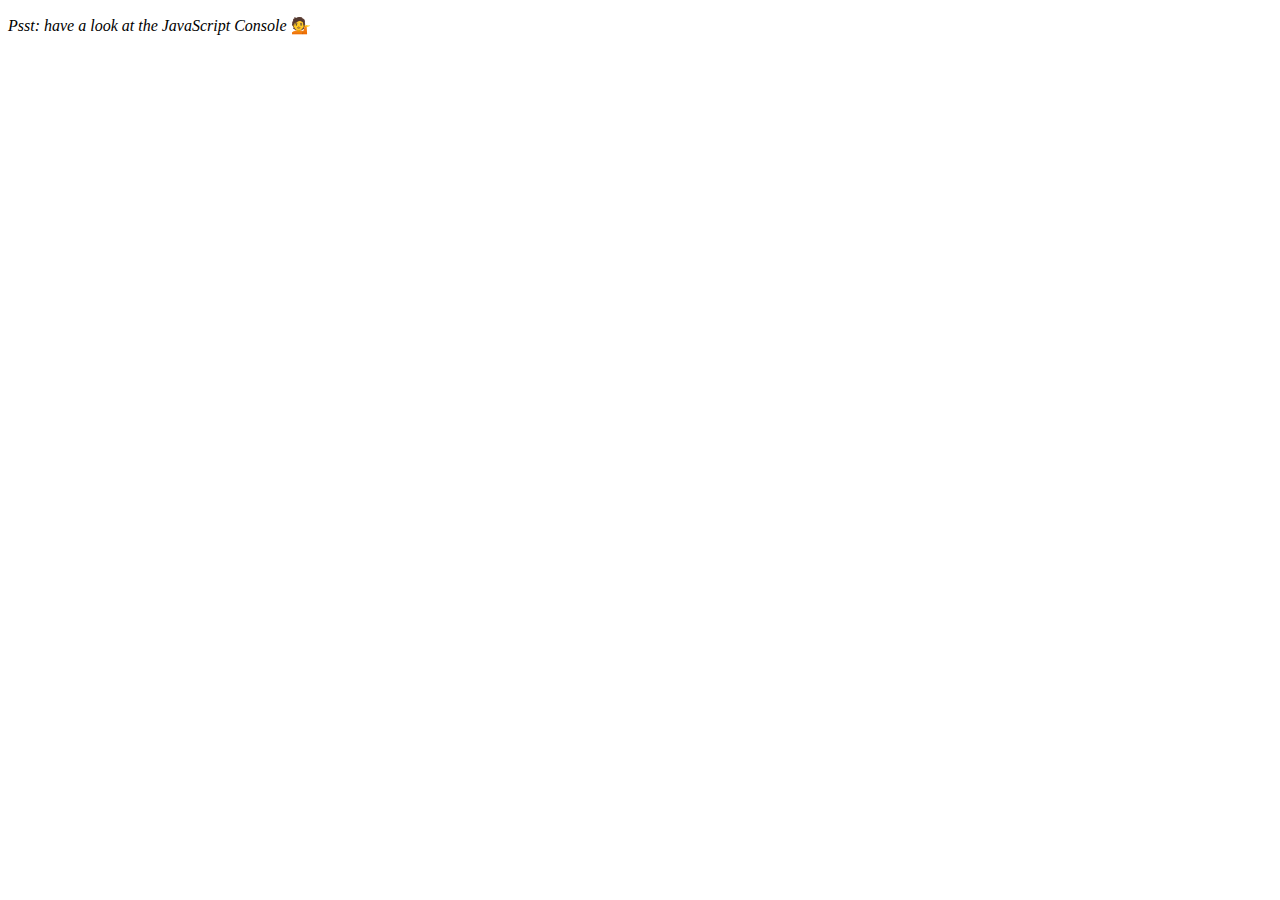
<file: Array Cardio/index.html>
<!DOCTYPE html>
<html lang="en">
<head>
  <meta charset="UTF-8">
  <meta http-equiv="X-UA-Compatible" content="IE=edge">
  <meta name="viewport" content="width=device-width, initial-scale=1.0">
  <title>CSS Cardio</title>
</head>
<body>
  <p><em>Psst: have a look at the JavaScript Console</em> 💁</p>

  <script src="script.js"></script>
</body>
</html>
</file>
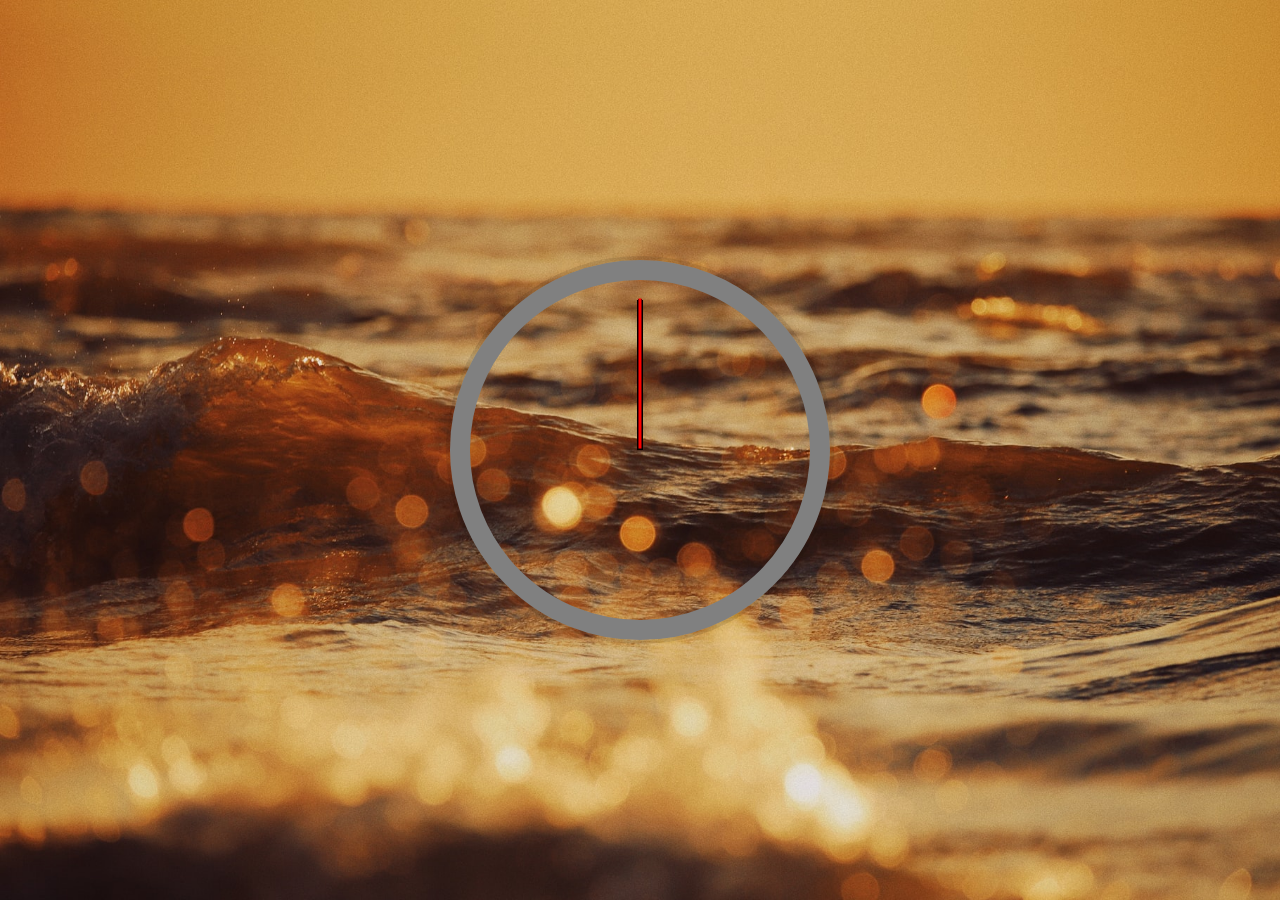
<file: Clock/index.html>
<!DOCTYPE html>
<html lang="en">
<head>
  <meta charset="UTF-8">
  <meta http-equiv="X-UA-Compatible" content="IE=edge">
  <meta name="viewport" content="width=device-width, initial-scale=1.0">
  <title>Clock</title>
  <link rel="stylesheet" href="style.css">
</head>
<body>
  
  
  <div class="clock">
    <div class="clock-face">
      <div class="hand hour hour-hand"></div>
      <div class="hand min min-hand"></div>
      <div class="hand sec second-hand"></div>
    </div>
  </div>


  <script src="script.js"></script>
</body>
</html>
</file>
<file: Clock/style.css>
html {
  background: url(unsplash-pic.jpg);
  background-size: cover;
  text-align: center;
  font-size: 10px;
}

body {
  margin: 0;
  font-size: 2rem;
  display: flex;
  flex: 1;
  min-height: 100vh;
  align-items: center;
}

.clock {
  width: 30rem;
  height: 30rem;
  border: 20px solid grey;
  border-radius: 50%;
  margin: 50px auto;
  position: relative;
  padding: 2rem;
  box-shadow: 0 0 0 4px rgba(0,0,0,0.1);
}

.clock-face {
  position: relative;
  width: 100%;
  height: 100%;
  transform: translateY(-3px); /* account for the height of the clock hands */
}

.hand {
  width: 50%;
  height: 6px;
  background: black;
  position: absolute;
  top: 50%;
  transform-origin: 100%;
  transform: rotate(90deg);
  transition: all 0.05s;
  transition-timing-function: cubic-bezier(0.1, 2.7, 0.58, 1);
}

.sec {
  background: red;
  height: 3px;
}

.min {
  height: 4px;
}
</file>
